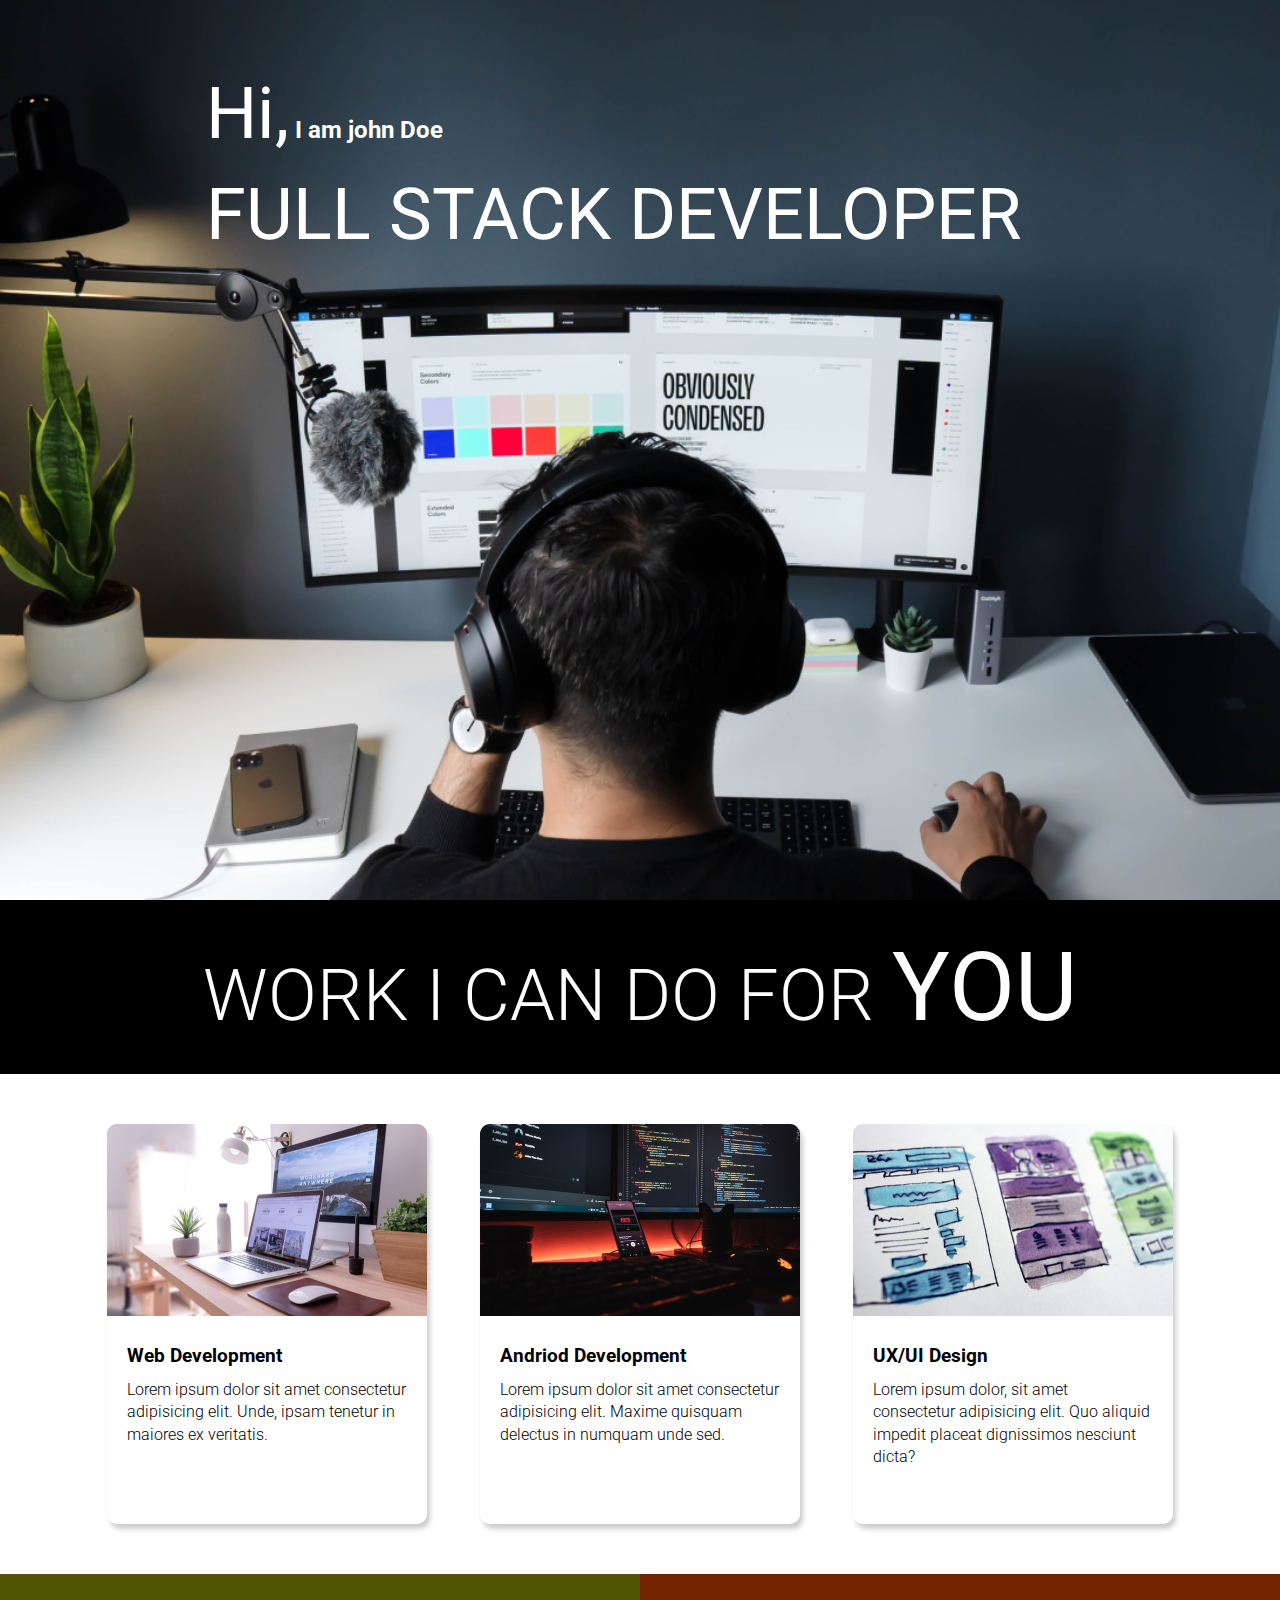
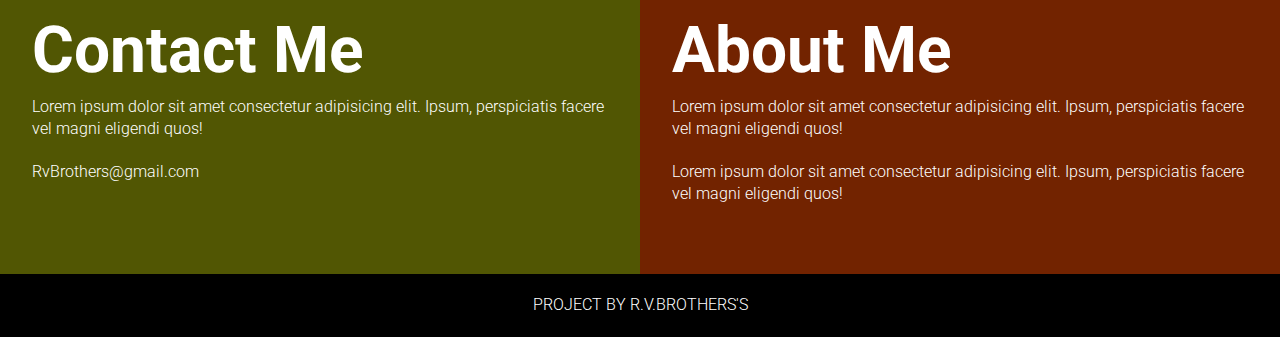
<file: Landing_Page/index.html>
<!DOCTYPE html>
<html lang="en">
  <head>
    <meta charset="UTF-8" />
    <meta name="viewport" content="width=device-width, initial-scale=1.0" />
    <title>Landing Page</title>
    <link rel="stylesheet" href="style.css" />
  </head>
  <body>
    <section class="hero_section">
      <div class="text_container">
        <h2><span class="lg_text">Hi,</span> I am john Doe</h2>
        <h1 class="lg_text">FULL STACK DEVELOPER</h1>
      </div>
    </section>
    <section class="black-box">
      <h2>WORK I CAN DO FOR <span>YOU</span></h2>
    </section>
    <section class="work">
      <div class="grid_item">
        <div class="card">
          <div class="image_container">
            <img src="./assets/web.png" alt="Web Development" />
          </div>
          <div class="image_content">
            <h3>Web Development</h3>
            <p>
              Lorem ipsum dolor sit amet consectetur adipisicing elit. Unde,
              ipsam tenetur in maiores ex veritatis.
            </p>
          </div>
        </div>
      </div>
      <div class="grid_item">
        <div class="card">
          <div class="image_container">
            <img src="./assets/mobile.png" alt="Android Development" />
          </div>
          <div class="image_content">
            <h3>Andriod Development</h3>
            <p>
              Lorem ipsum dolor sit amet consectetur adipisicing elit. Maxime
              quisquam delectus in numquam unde sed.
            </p>
          </div>
        </div>
      </div>
      <div class="grid_item">
        <div class="card">
          <div class="image_container">
            <img src="./assets/uiux.png" alt="UX/UI Design" />
          </div>
          <div class="image_content">
            <h3>UX/UI Design</h3>
            <p>
              Lorem ipsum dolor, sit amet consectetur adipisicing elit. Quo
              aliquid impedit placeat dignissimos nesciunt dicta?
            </p>
          </div>
        </div>
      </div>
    </section>
    <section class="bottom_section">
      <div class="contact">
        <h2>Contact Me</h2>
        <p>
          Lorem ipsum dolor sit amet consectetur adipisicing elit. Ipsum,
          perspiciatis facere vel magni eligendi quos!
        </p>
        <p>RvBrothers@gmail.com</p>
      </div>
      <div class="about">
        <h2>About Me</h2>
        <p>
            Lorem ipsum dolor sit amet consectetur adipisicing elit. Ipsum,
            perspiciatis facere vel magni eligendi quos!
          </p>
          <p>
            Lorem ipsum dolor sit amet consectetur adipisicing elit. Ipsum,
            perspiciatis facere vel magni eligendi quos!
          </p>
      </div>
    </section>
    <footer>
        Project By R.V.BRothers's
    </footer>
  </body>
</html>
</file>
<file: Landing_Page/style.css>
@import url('https://fonts.googleapis.com/css2?family=Roboto:ital,wght@0,100;0,300;0,400;0,500;0,700;0,900;1,100;1,300;1,400;1,500;1,700;1,900&display=swap');

*{
    margin: 0;
    padding: 0;
    box-sizing: border-box;
}

html,body{
line-height: 1.4;
font-weight: 300;
font-family: "Roboto", sans-serif;
}

.hero_section{
    background-image: url(./assets/developer.png);
    min-height: 100vh;
    background-size: cover;
    background-position: center;
    background-repeat: no-repeat;
}

.text_container{
    color: white;
    max-width: 900px;
    margin: 0 auto;
    padding-top: 64px;
    padding-left: 16px;

}

.lg_text{
    font-size: 72px;
    font-weight: 400;
}

.black-box{
    background-color: black;
    padding: 20px;
}

.black-box h2{
    color: white;
    font-size: 72px;
    text-align: center;
    font-weight: 300;
}

.black-box span{
    font-size: 96px;
    font-weight: 400;
}

.work{
    display: grid;
    gap: 20px;
    grid-template-columns: repeat(auto-fit,minmax(320px,1fr));
    margin: 20px 0;
    max-width: 1100px;
    margin: 50px auto;
}


.card{
    max-width: 320px;
    height: 400px;
    border-radius: 10px;
    box-shadow: 3px 5px 5px rgba(1,1,1,0.2);
    transition: 0.2s ease-in-out;
}


.grid_item{
    display: flex;
    justify-content: center;
    align-items: center;
}

.card:hover{
    transform: scale(1.04) ;
    box-shadow: 3px 5px 5px rgba(1,1,1,0.3);
    transition: 0.2s ease-in-out;


}

.image_content{
    padding: 20px;
}

.image_content h3{
    margin-bottom: 10px;
}

.bottom_section{
    display: flex;
    justify-content: center;
}

.contact{
    background-color:#515603;
    ;
}
.about{
    background-color: #722300;
    ;
}

.contact,
.about{
    color: white;
    padding: 32px;
    min-height: 300px;
    max-width: max-content;
}


.contact p,
.about p{
  margin-bottom: 20px
}


.contact h2,
.about h2{
  font-size: 64px;
  font-weight: 300px;
}


footer{
    text-align: center;
    text-transform: uppercase;
    background-color: #000 ;
    color: white;
    padding: 20px;

}

@media (max-width:786px){
    .hero_section{
        min-height: 50vh;
    }
    .text_container{
        padding: 10px 0;
        text-align: center;
    }
    .lg_text{
        font-size: 32px;
    }
    .black-box h2{
        font-weight: 400;
        font-size: 32px;
    }
    .bottom_section{
        display: flex;
        flex-direction: column;
    }
    h1{
        font-size: 32px;
    }
    .contact h2,
    .about h2{
    font-size: 32px;
}
}
























































































































}
</file>
